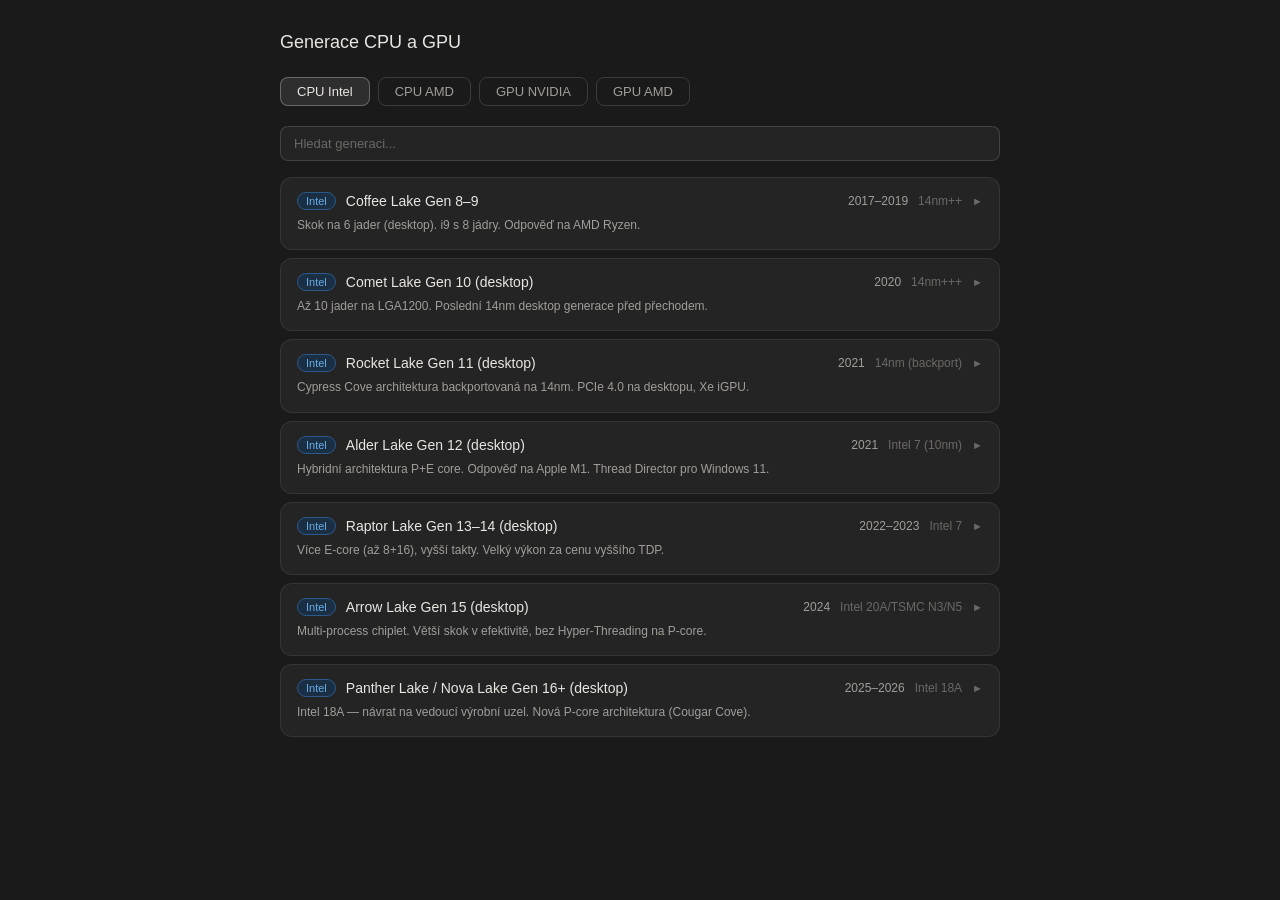
<file: index.html>
<!DOCTYPE html>
<html lang="cs">
<head>
  <meta charset="UTF-8">
  <meta name="viewport" content="width=device-width, initial-scale=1.0">
  <title>Generace CPU a GPU — Intel, AMD, NVIDIA</title>
  <link rel="stylesheet" href="style.css">
  <style>
    .innovations {
      margin-top: 10px;
      padding: 10px 12px;
      background: var(--bg-secondary);
      border-radius: var(--radius-md);
      border-left: 2px solid var(--border-strong);
    }
    .innovations-label {
      font-size: 11px;
      color: var(--text-tertiary);
      margin-bottom: 5px;
      text-transform: uppercase;
      letter-spacing: 0.05em;
    }
    .innovations ul {
      list-style: none;
      padding: 0;
      margin: 0;
      display: flex;
      flex-direction: column;
      gap: 4px;
    }
    .innovations ul li {
      font-size: 12px;
      color: var(--text-secondary);
      line-height: 1.5;
      padding-left: 12px;
      position: relative;
    }
    .innovations ul li::before {
      content: "→";
      position: absolute;
      left: 0;
      color: var(--text-tertiary);
      font-size: 11px;
    }
  </style>
</head>
<body>

<div class="container">
  <h1>Generace CPU a GPU</h1>

  <div class="tabs" id="category-tabs">
    <button class="tab active" onclick="setCategory('cpu_intel', this)">CPU Intel</button>
    <button class="tab" onclick="setCategory('cpu_amd', this)">CPU AMD</button>
    <button class="tab" onclick="setCategory('gpu_nvidia', this)">GPU NVIDIA</button>
    <button class="tab" onclick="setCategory('gpu_amd', this)">GPU AMD</button>
  </div>

  <input class="search" type="text" placeholder="Hledat generaci..." oninput="filterCards(this.value)" id="search-input">

  <div class="gen-list" id="gen-list"></div>
</div>

<script>
const data = {
  cpu_intel: [
    {
      name:"Coffee Lake Gen 8–9", year:"2017–2019", node:"14nm++", badge:"Intel",
      tagline:"Skok na 6 jader (desktop). i9 s 8 jádry. Odpověď na AMD Ryzen.",
      ipc:"+3–5 %", tdp:"15–95W", cores:"2–8",
      tech:["14nm++","6 jader mainstream","Intel Mesh","L3 cache slab"],
      innovations:[
        "6 jader v mainstream segmentu — první Core i7 se 6 jádry pro běžné uživatele, odpověď na Ryzen",
        "i9 třída pro desktop — 8 jader/16 vláken v mainstream socketu LGA1151",
        "Mesh propojení (na HEDT) — škálovatelnější než ring bus pro více jader",
        "Vyšší taktovací frekvence díky 14nm++ optimalizacím — až 5 GHz boost"
      ]
    },
    {
      name:"Comet Lake Gen 10 (desktop)", year:"2020", node:"14nm+++", badge:"Intel",
      tagline:"Až 10 jader na LGA1200. Poslední 14nm desktop generace před přechodem.",
      ipc:"+Mírný vs Coffee Lake", tdp:"35–125W", cores:"2–10",
      tech:["14nm+++","LGA1200","10 jader","DDR4-2933","Wi-Fi 6 (volitelný)"],
      innovations:[
        "10 jader v mainstream segmentu — i9-10900K s 10 jádry/20 vlákny jako přímá odpověď na Ryzen 9",
        "Hyper-Threading na všechna jádra — poprvé i5 a nižší třídy dostaly HT",
        "Boost Clock až 5,3 GHz (Thermal Velocity Boost) — rekordní boost frekvence pro mainstream Intel",
        "LGA1200 — nový socket s více piny pro lepší napájení a správu výkonu"
      ]
    },
    {
      name:"Rocket Lake Gen 11 (desktop)", year:"2021", node:"14nm (backport)", badge:"Intel",
      tagline:"Cypress Cove architektura backportovaná na 14nm. PCIe 4.0 na desktopu, Xe iGPU.",
      ipc:"+19 % vs Comet Lake", tdp:"35–125W", cores:"6–8",
      tech:["Cypress Cove","PCIe 4.0","Xe iGPU","DDR4","Thunderbolt 4"],
      innovations:[
        "PCIe 4.0 pro desktop Intel — konečně podpora PCIe 4.0 pro NVMe SSD na Intel platformě",
        "+19% IPC — backport 10nm architektury Sunny Cove/Willow Cove na 14nm, velký skok v IPC",
        "Xe iGPU (32 EU) — výrazně silnější integrovaná grafika oproti UHD 630",
        "Thunderbolt 4 integrovaný — nativní TB4 bez nutnosti přídavného řadiče"
      ]
    },
    {
      name:"Alder Lake Gen 12 (desktop)", year:"2021", node:"Intel 7 (10nm)", badge:"Intel",
      tagline:"Hybridní architektura P+E core. Odpověď na Apple M1. Thread Director pro Windows 11.",
      ipc:"+19 % P-core", tdp:"9–125W", cores:"až 16 (8P+8E)",
      tech:["P-core (Golden Cove)","E-core (Gracemont)","DDR5","PCIe 5.0","Thread Director"],
      innovations:[
        "Hybridní P+E architektura — kombinace výkonných a úsporných jader inspirovaná ARM big.LITTLE, průlom pro x86",
        "Thread Director — HW jednotka komunikující s OS schedulerem pro optimální přiřazení vláken na správný typ jádra",
        "DDR5 podpora — nový standard s vyšší propustností a on-die ECC",
        "PCIe 5.0 — dvojnásobná rychlost oproti PCIe 4.0 (32 GT/s)",
        "Golden Cove P-core — +19% IPC, větší ROB, lepší branch predictor"
      ]
    },
    {
      name:"Raptor Lake Gen 13–14 (desktop)", year:"2022–2023", node:"Intel 7", badge:"Intel",
      tagline:"Více E-core (až 8+16), vyšší takty. Velký výkon za cenu vyššího TDP.",
      ipc:"+15 % multi-thread", tdp:"9–253W", cores:"až 24 (8P+16E)",
      tech:["Raptor Cove P-core","Gracemont E-core","DDR5-5600","PCIe 5.0"],
      innovations:[
        "Zdvojení E-core počtu (8→16) — masivní nárůst multithreadového výkonu pro workloady s mnoha vlákny",
        "Raptor Cove P-core — vylepšená větev Alder Lake s vyšší taktovací frekvencí (až 6 GHz boost)",
        "Velká L2 cache na P-core (2 MB) — snížení přístupů do pomalejší L3",
        "DDR5-5600 XMP podpora nativně",
        "i9-13900K/14900K — rekordy v single-thread výkonu za cenu až 253W PL2"
      ]
    },
    {
      name:"Arrow Lake Gen 15 (desktop)", year:"2024", node:"Intel 20A/TSMC N3/N5", badge:"Intel",
      tagline:"Multi-process chiplet. Větší skok v efektivitě, bez Hyper-Threading na P-core.",
      ipc:"+14 % ST", tdp:"9–125W", cores:"8P+16E",
      tech:["TSMC N3 P-tiles","NPU","PCIe 5.0","DDR5","bez HT"],
      innovations:[
        "Multi-foundry chiplet — P-core tile na TSMC N3, E-core a SoC tile na TSMC N5/N6, Intel 20A I/O",
        "Odebrání Hyper-Threading z P-core — vědomé rozhodnutí, vlákna přesouvána na E-core",
        "NPU pro desktop — AI inference akcelerace dostupná i ve stolních počítačích",
        "Lion Cove P-core architektura — kompletně přepracovaný out-of-order engine s hlubšími buffery",
        "Výrazně nižší spotřeba při zachování výkonu oproti Raptor Lake"
      ]
    },
    {
      name:"Panther Lake / Nova Lake Gen 16+ (desktop)", year:"2025–2026", node:"Intel 18A", badge:"Intel",
      tagline:"Intel 18A — návrat na vedoucí výrobní uzel. Nová P-core architektura (Cougar Cove).",
      ipc:"Očekávaný velký skok", tdp:"TBD", cores:"TBD",
      tech:["Intel 18A (GAA)","RibbonFET","PowerVia backside power","Cougar Cove"],
      innovations:[
        "Intel 18A s RibbonFET — Gate-All-Around tranzistory, Intel se vrací na konkurenceschopný výrobní uzel",
        "PowerVia (backside power delivery) — napájení vedeno zadní stranou waferu, uvolnění místa pro signálové spoje",
        "Cougar Cove P-core — nová architektura s předpokládaným výrazným IPC skokem",
        "Klíčový test pro Intel — potvrzení, zda Intel Foundry Services může konkurovat TSMC"
      ]
    },
  ],
  cpu_amd: [
    {
      name:"Zen 1 (Ryzen 1000)", year:"2017", node:"14nm (GF)", badge:"AMD",
      tagline:"REVOLUČNÍ comeback. IPC skok +52 % oproti Excavatoru. Ryzen přepisoval trh.",
      ipc:"+52 % vs Excavator", tdp:"15–95W", cores:"4–8",
      tech:["Zen mikroarchitektura","SMT","SenseMI","AM4","DDR4","PCIe 3.0"],
      innovations:[
        "+52% IPC skok — největší mezigenerační skok v historii AMD, kompletně přepracovaná architektura",
        "SMT (Simultaneous Multithreading) — AMD ekvivalent HT, 2 vlákna na jádro",
        "CCX (Core Complex) — modulární 4-core bloky jako stavební kameny pro škálování od 4 do 64 jader (EPYC)",
        "SenseMI — sada prediktivních technologií (Neural Net Prediction, Smart Prefetch, Precision Boost)",
        "AM4 platforma — jednotný socket pro léta dopředu, zákaznicky přívětivý přístup"
      ]
    },
    {
      name:"Zen+ (Ryzen 2000)", year:"2018", node:"12nm (GF)", badge:"AMD",
      tagline:"Shrink a optimalizace. XFR2, Precision Boost 2, nižší latence L3 cache.",
      ipc:"+3 % vs Zen 1", tdp:"15–105W", cores:"4–8",
      tech:["12nm","Precision Boost 2","XFR2","StoreMI"],
      innovations:[
        "Precision Boost 2 — plynulé škálování frekvence podle teplot a zatížení (ne jen skoky po 100 MHz)",
        "XFR2 (Extended Frequency Range 2) — automatické přetaktování při dobrém chlazení bez nutnosti ručního OC",
        "Nižší latence Infinity Fabric — optimalizace propojení CCX bloků, viditelné zejména v hrách",
        "StoreMI — hybridní úložiště kombinující SSD a HDD pro levnější urychlení systému",
        "12nm shrink — lepší taktovatelnost a mírně nižší spotřeba"
      ]
    },
    {
      name:"Zen 2 (Ryzen 3000)", year:"2019", node:"7nm (TSMC)", badge:"AMD",
      tagline:"Přechod na 7nm a chiplet design. PCIe 4.0, 2x L3 cache. Porážka Intel v IPC.",
      ipc:"+15 % vs Zen+", tdp:"15–105W", cores:"6–16",
      tech:["7nm","Chiplet + I/O die","PCIe 4.0","DDR4-3200","2x L3 cache"],
      innovations:[
        "Chiplet design — 7nm compute die + 12nm I/O die, oddělení logiky od analog/IO pro lepší výtěžnost a škálovatelnost",
        "2× větší L3 cache (až 32 MB) — dramaticky nižší cache-miss rate, zejména v herních workloadech",
        "PCIe 4.0 — AMD jako první mainstream CPU s PCIe 4.0, dvojnásobná šířka pásma oproti PCIe 3.0",
        "Překonání Intel v IPC — poprvé od K8 éry AMD vedlo v single-thread výkonu"
      ]
    },
    {
      name:"Zen 3 (Ryzen 5000)", year:"2020", node:"7nm TSMC N7P", badge:"AMD",
      tagline:"Unifikovaný 8-core CCX — všechna jádra vidí celou L3. Porážka Intel v herním výkonu.",
      ipc:"+19 % vs Zen 2", tdp:"15–105W", cores:"6–16",
      tech:["Unified CCX","32MB L3 per CCD","PCIe 4.0","AM4","FCLK 1800MHz"],
      innovations:[
        "Unified CCX — přechod z 2×4-core CCX na 1×8-core CCX, všechna jádra sdílejí 32 MB L3 bez cross-CCX latence",
        "+19% IPC — kombinace vylepšeného frontend, branch predictoru a OoO engine",
        "Vítěz v gaming výkonu — Ryzen 5000 poprvé překonalo Intel i v herním single-thread výkonu",
        "Zen 3 FCLK 1800 MHz — vyšší frekvence Infinity Fabric snižuje latenci paměti",
        "32 MB L3 na CCD — dramaticky větší cache než konkurence Intel"
      ]
    },
    {
      name:"Zen 4 (Ryzen 7000)", year:"2022", node:"5nm TSMC N5", badge:"AMD",
      tagline:"Nová platforma AM5 (LGA), DDR5, PCIe 5.0, integrované RDNA2 iGPU.",
      ipc:"+13 % vs Zen 3", tdp:"35–170W", cores:"6–16",
      tech:["5nm","AM5 LGA1718","DDR5","PCIe 5.0","iGPU RDNA2","AVX-512"],
      innovations:[
        "AM5 LGA1718 — přechod na LGA (jako Intel), první AMD mainstream LGA socket",
        "AVX-512 — Intel to zrušil v Arrow Lake, AMD přidalo — 512-bit vektory pro AI, kryptografii a vědu",
        "RDNA2 iGPU — poprvé integrovaná grafika i v desktop Ryzen (ne APU), každý CPU má základní iGPU",
        "5nm TSMC — velký skok v hustotě a efektivitě, první mainstream CPU na 5nm",
        "Zen 4 + 3D V-Cache (X3D) — vertikální stackování 64 MB L3 cache pro gaming výkon"
      ]
    },
    {
      name:"Zen 5 (Ryzen 9000)", year:"2024", node:"4nm TSMC N4", badge:"AMD",
      tagline:"Přepracovaný frontend, 2x šířka fetch, větší OoO buffery. Velký IPC skok.",
      ipc:"+16 % IPC avg", tdp:"35–170W", cores:"6–16",
      tech:["TSMC N4","Zdvojená šířka frontendu","AVX-512 vylepšení","AM5","DDR5-5600"],
      innovations:[
        "2× wider frontend — zdvojená šířka fetch a decode, CPU zpracuje více instrukcí najednou",
        "Větší OoO buffery — hlubší out-of-order okno pro lepší využití ILP (Instruction Level Parallelism)",
        "Vylepšené AVX-512 — plná 512-bit šířka bez throttlingu frekvence",
        "Zen 5X (3D V-Cache) — stackovaná cache pro extrémní herní výkon na AM5",
        "+16% průměrný IPC skok — největší od Zen 3"
      ]
    },
  ],
  gpu_nvidia: [
    {
      name:"GeForce RTX 20 (Turing)", year:"2018–2019", node:"12nm", badge:"NVIDIA",
      tagline:"RT cores, Tensor cores, DLSS 1.0. Zrození ray tracingu v reálném čase.",
      ipc:"–", tdp:"75–260W", cores:"2176–4608",
      tech:["RT Core","Tensor Core","DLSS 1.0","Mesh Shader","VRS"],
      innovations:[
        "RT Core (1. gen) — dedikovaný hardware pro ray tracing BVH traversal, průlom umožňující RT v reálném čase",
        "Tensor Core (2. gen) — maticové operace pro AI inference, základ DLSS",
        "DLSS 1.0 — první AI upscaling v gaming GPU, natrénovaná neuronová síť místo klasického AA",
        "Mesh Shaders — flexibilnější geometrické shadery nahrazující vertex+hull+geometry pipeline",
        "Variable Rate Shading (VRS) — různá úroveň shadingu pro různé části obrazu, úspora výkonu"
      ]
    },
    {
      name:"GeForce RTX 30 (Ampere)", year:"2020–2021", node:"8nm Samsung", badge:"NVIDIA",
      tagline:"DLSS 2.0 průlom, 2× RT výkon, 2. gen Tensor cores. RTX 3080 dominoval trhu.",
      ipc:"–", tdp:"70–350W", cores:"3584–10496",
      tech:["DLSS 2.0","2. gen RT Core","3. gen Tensor","PCIe 4.0","AV1 decode"],
      innovations:[
        "DLSS 2.0 — generalizovaná síť (jedna pro všechny hry), kvalita srovnatelná s nativním rozlišením",
        "2. gen RT Core — 2× propustnost ray tracingu oproti Turing",
        "Sparse Math Tensor Cores — 2× výkon Tensor operací pro AI",
        "AV1 HW decode — podpora nového otevřeného video kodeku",
        "RTX 3090 24 GB VRAM — umožnilo trénování středně velkých ML modelů na gaming GPU"
      ]
    },
    {
      name:"GeForce RTX 40 (Ada Lovelace)", year:"2022–2023", node:"4nm TSMC", badge:"NVIDIA",
      tagline:"DLSS 3 (Frame Generation), 3. gen RT, Shader Execution Reordering.",
      ipc:"–", tdp:"100–450W", cores:"7680–16384",
      tech:["DLSS 3 Frame Gen","Shader Execution Reordering","4. gen Tensor","3. gen RT","AV1 encode"],
      innovations:[
        "DLSS 3 Frame Generation — AI generuje celé snímky mezi renderovanými framy, 2–4× více FPS",
        "Shader Execution Reordering (SER) — dynamické přeřazování shader operací pro lepší využití GPU při RT",
        "3. gen RT Core — 2× propustnost oproti Ampere, komplexní RT scény v reálném čase",
        "AV1 hardwarové kódování — až 40× rychlejší AV1 encode než CPU, revolucionalizovalo streamování",
        "4nm TSMC — výrazné zlepšení výkon/watt, ale kritika vysoké spotřeby high-end modelů (RTX 4090: 450W)"
      ]
    },
    {
      name:"GeForce RTX 50 (Blackwell)", year:"2025", node:"4nm TSMC N4P", badge:"NVIDIA",
      tagline:"DLSS 4 Multi Frame Gen, 5. gen Tensor, Neural Rendering. Obří výkonnostní skok.",
      ipc:"–", tdp:"150–600W", cores:"10752–21760",
      tech:["DLSS 4 Multi Frame Gen","Neural Shaders","5. gen Tensor","4. gen RT","GB202"],
      innovations:[
        "DLSS 4 Multi Frame Generation — generování 3 AI snímků na každý renderovaný, až 8× nárůst FPS",
        "Neural Rendering — shadery mohou volat neuronové sítě přímo v průběhu renderingu (Neural Texture Compression, Neural Faces)",
        "5. gen Tensor Cores — FP4 a FP6 přesnost, masivní AI throughput pro real-time inference v hrách",
        "4. gen RT Core — výrazné zlepšení path tracing výkonu",
        "GB202 — největší spotřeba GPU v historii (RTX 5090: až 600W), ale rekordní výkon"
      ]
    },
  ],
  gpu_amd: [
    {
      name:"RX 5000 (RDNA 1)", year:"2019", node:"7nm TSMC", badge:"AMD",
      tagline:"Nová RDNA architektura, +50 % výkon/watt vs GCN. PCIe 4.0, GDDR6.",
      ipc:"+25 % IPC", tdp:"80–225W", cores:"1024–2560",
      tech:["RDNA 1.0","PCIe 4.0","GDDR6","NAVI čip","Radeon Image Sharpening"],
      innovations:[
        "RDNA architektura — kompletní náhrada GCN, dual-issue CU, +50% výkon/watt, lepší IPC",
        "PCIe 4.0 — AMD jako první GPU s PCIe 4.0 (spolu s Zen 2 CPU), 2× šířka pásma",
        "GDDR6 — nový standard paměti s 14 Gb/s přenosovou rychlostí",
        "Radeon Image Sharpening (RIS) — AMD předchůdce upscalingu, nízká latence a overhead",
        "7nm přechod — AMD GPU na vedoucím výrobním uzlu TSMC"
      ]
    },
    {
      name:"RX 6000 (RDNA 2)", year:"2020", node:"7nm TSMC", badge:"AMD",
      tagline:"HW Ray Tracing, Infinity Cache (128MB), RX 6900 XT porazilo RTX 3080.",
      ipc:"+26 % IPC", tdp:"100–300W", cores:"1792–5120",
      tech:["RDNA 2","HW Ray Tracing","Infinity Cache","Smart Access Memory","FidelityFX SR 1.0"],
      innovations:[
        "Infinity Cache (128 MB) — velká on-die SRAM cache pro dramatické zvýšení efektivní paměťové šířky pásma",
        "Hardware Ray Tracing — AMD první GPU s HW RT akcelerací, konkurenceschopná s NVIDIA RT Core",
        "Smart Access Memory (SAM) / Resizable BAR — CPU může přistupovat k celé VRAM GPU, FPS boost v hrách",
        "FidelityFX Super Resolution 1.0 — open-source prostorový upscaling bez AI, funguje na libovolném GPU",
        "RX 6800 XT / 6900 XT — po letech AMD opět kompetitivní v high-end segmentu"
      ]
    },
    {
      name:"RX 7000 (RDNA 3)", year:"2022", node:"5nm+6nm (chiplet)", badge:"AMD",
      tagline:"První chiplet GPU design (compute 5nm + cache 6nm). AI akcelerace, AV1 encode.",
      ipc:"+54 % perf/W", tdp:"54–355W", cores:"2048–6144",
      tech:["Chiplet GPU","RDNA 3","5nm+6nm","AI ACC","FSR 3","AV1 encode"],
      innovations:[
        "První chiplet GPU — Compute Die na 5nm TSMC + Memory Cache Die na 6nm, průlom v GPU výrobě",
        "AI Accelerators — dedikované AI výpočetní bloky pro ML inference přímo v GPU",
        "FSR 3 (FidelityFX Super Resolution 3) — frame generation jako DLSS 3, ale open source a multiplatformní",
        "AV1 hardwarové kódování — konkurence NVIDIA pro streamování a video produkci",
        "+54% výkon/watt oproti RDNA 2 — dramatické zlepšení efektivity"
      ]
    },
    {
      name:"RX 9000 (RDNA 4)", year:"2025", node:"4nm TSMC N4P", badge:"AMD",
      tagline:"Masivní RT skok (2x), AI akcelerace, FSR 4 s ML upscalingem. RX 9070 XT vs RTX 5070.",
      ipc:"+35–40 % RT", tdp:"150–304W", cores:"3072–4096",
      tech:["RDNA 4","4nm TSMC","2x RT perf","AI Shaders","FSR 4 ML","DisplayPort 2.1"],
      innovations:[
        "2× Ray Tracing výkon — RDNA 4 dramaticky zlepšuje RT výkon, konečně konkurenceschopné s NVIDIA",
        "FSR 4 s machine learning — první AMD upscaler s neuronovou sítí (ML), výrazně lepší kvalita obrazu",
        "AI Shaders — shadery mohou volat ML modely přímo v rendering pipeline",
        "DisplayPort 2.1 UHBR 20 — podpora 16K nebo 4K@240Hz HDR",
        "RX 9070 XT vs RTX 5070 — AMD výrazně lepší poměr cena/výkon v mid-high segmentu (2025)"
      ]
    },
  ]
};

let currentCategory = 'cpu_intel';
let expanded = null;

function setCategory(cat, btn) {
  currentCategory = cat;
  expanded = null;
  document.querySelectorAll('.tab').forEach(t => t.classList.remove('active'));
  btn.classList.add('active');
  document.getElementById('search-input').value = '';
  render();
}

function filterCards(query) {
  render(query);
}

function toggle(idx) {
  expanded = expanded === idx ? null : idx;
  render(document.getElementById('search-input').value);
}

function render(query = '') {
  const list = document.getElementById('gen-list');
  const items = data[currentCategory];
  const q = query.toLowerCase();
  const filtered = items.filter(d =>
    !q || d.name.toLowerCase().includes(q) || d.tech.some(t => t.toLowerCase().includes(q)) || d.tagline.toLowerCase().includes(q)
  );
  const badgeClass = currentCategory.includes('intel') ? 'intel-badge' : currentCategory.includes('nvidia') ? 'nvidia-badge' : 'amd-badge';

  list.innerHTML = filtered.map((d) => {
    const realIdx = items.indexOf(d);
    const isExp = expanded === realIdx;
    return `<div class="gen-card${isExp ? ' expanded' : ''}" onclick="toggle(${realIdx})">
      <div class="gen-header">
        <span class="gen-badge ${badgeClass}">${d.badge}</span>
        <span class="gen-name">${d.name}</span>
        <span class="gen-year">${d.year}</span>
        <span class="gen-node">${d.node}</span>
        <span class="arrow">&#9658;</span>
      </div>
      <div class="gen-tagline">${d.tagline}</div>
      ${isExp ? `<div class="gen-detail">
        <div class="detail-grid">
          <div class="detail-item"><div class="detail-label">IPC / výkon</div><div class="detail-val">${d.ipc}</div></div>
          <div class="detail-item"><div class="detail-label">TDP</div><div class="detail-val">${d.tdp}</div></div>
          <div class="detail-item"><div class="detail-label">Jádra / jednotky</div><div class="detail-val">${d.cores}</div></div>
          <div class="detail-item"><div class="detail-label">Výrobní uzel</div><div class="detail-val">${d.node}</div></div>
        </div>
        <div class="innovations">
          <div class="innovations-label">Co tato generace přinesla</div>
          <ul>${d.innovations.map(i => `<li>${i}</li>`).join('')}</ul>
        </div>
        <div class="tech-tags">${d.tech.map(t => `<span class="tech-tag">${t}</span>`).join('')}</div>
      </div>` : ''}
    </div>`;
  }).join('');
}

render();
</script>

</body>
</html>
</file>
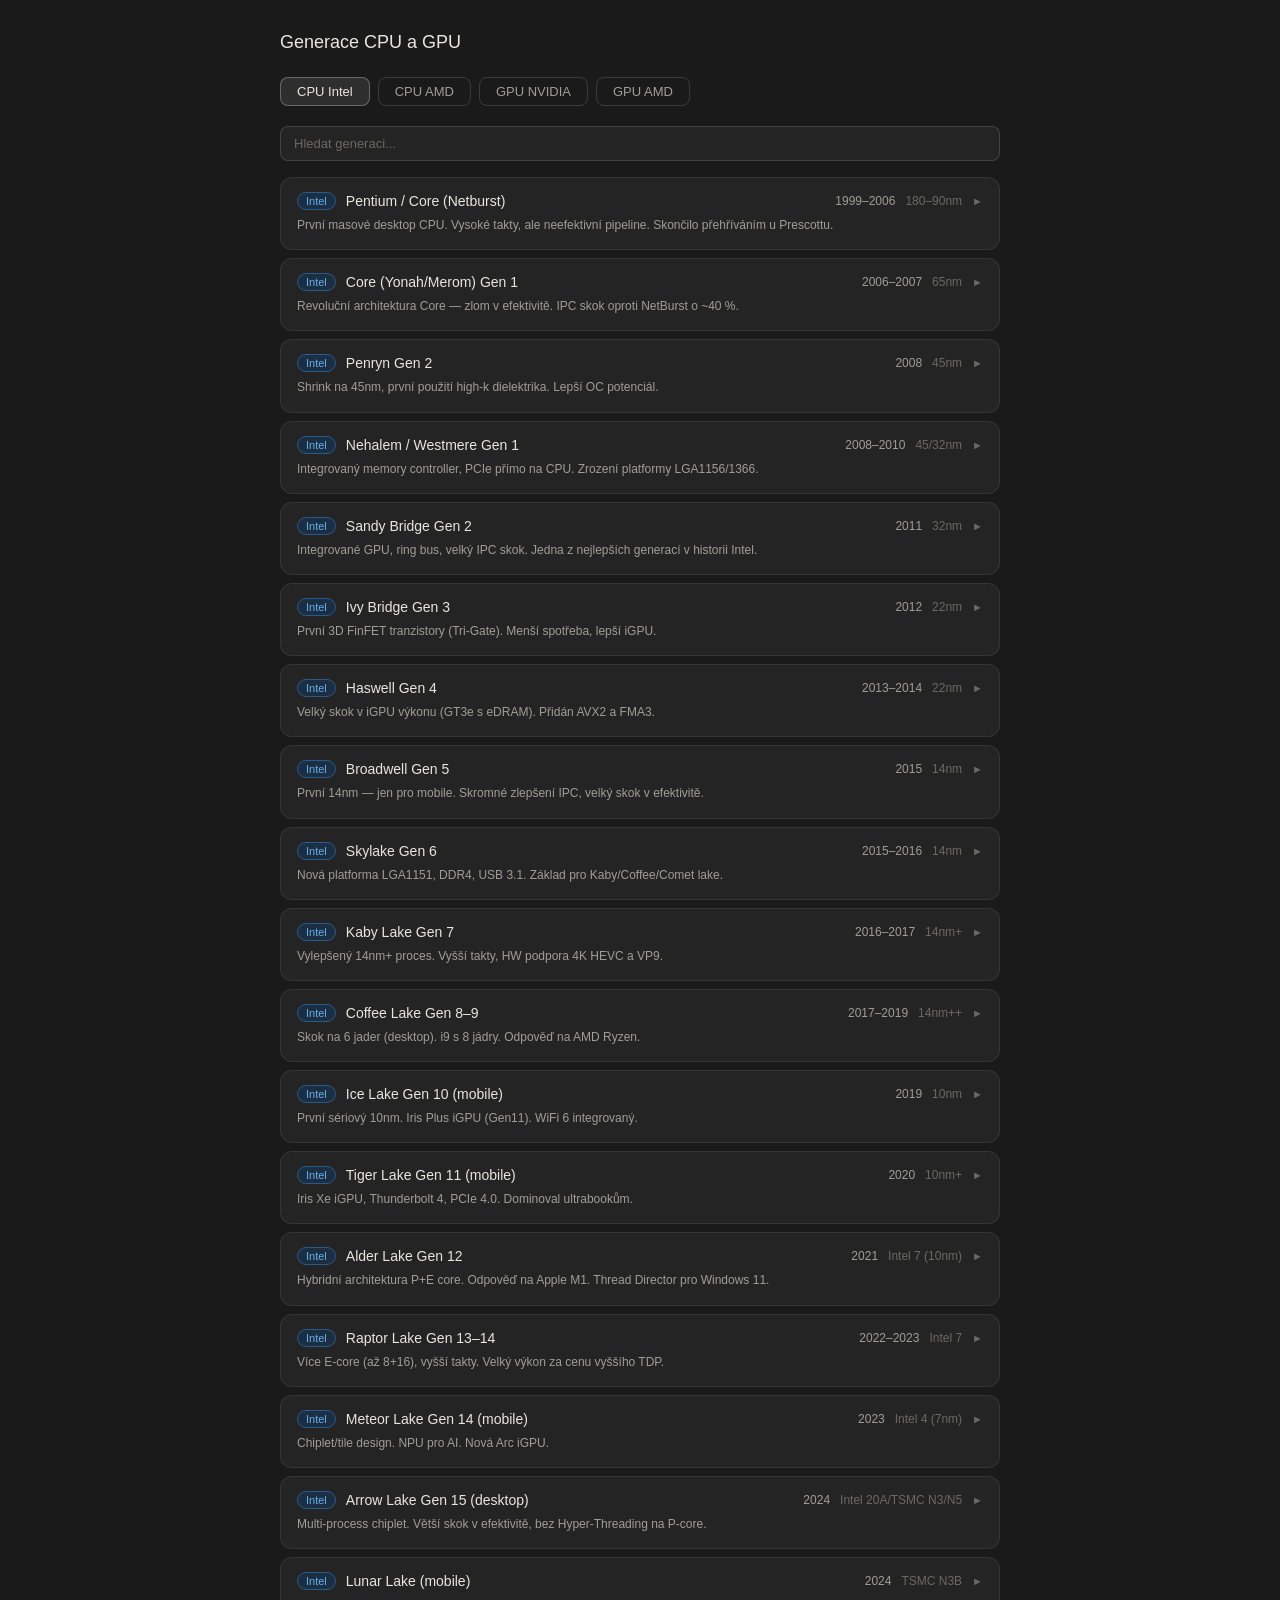
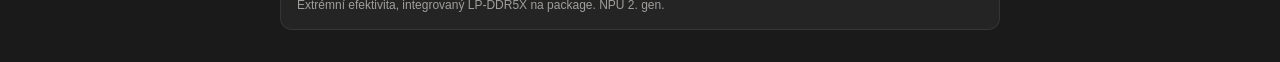
<file: cpu-gpu-list.html>
<!DOCTYPE html>
<html lang="cs">
<head>
  <meta charset="UTF-8">
  <meta name="viewport" content="width=device-width, initial-scale=1.0">
  <title>Generace CPU a GPU — Intel, AMD, NVIDIA</title>
  <link rel="stylesheet" href="cpu-gpu-list.css">
</head>
<body>

<div class="container">
  <h1>Generace CPU a GPU</h1>

  <div class="tabs" id="category-tabs">
    <button class="tab active" onclick="setCategory('cpu_intel', this)">CPU Intel</button>
    <button class="tab" onclick="setCategory('cpu_amd', this)">CPU AMD</button>
    <button class="tab" onclick="setCategory('gpu_nvidia', this)">GPU NVIDIA</button>
    <button class="tab" onclick="setCategory('gpu_amd', this)">GPU AMD</button>
  </div>

  <input class="search" type="text" placeholder="Hledat generaci..." oninput="filterCards(this.value)" id="search-input">

  <div class="gen-list" id="gen-list"></div>
</div>

<script>
const data = {
  cpu_intel: [
    { name:"Pentium / Core (Netburst)", year:"1999–2006", node:"180–90nm", badge:"Intel", tagline:"První masové desktop CPU. Vysoké takty, ale neefektivní pipeline. Skončilo přehříváním u Prescottu.", ipc:"Nízké", tdp:"25–130W", cores:"1", tech:["Hyper-Threading","NetBurst","SSE2","64-bit EM64T"] },
    { name:"Core (Yonah/Merom) Gen 1", year:"2006–2007", node:"65nm", badge:"Intel", tagline:"Revoluční architektura Core — zlom v efektivitě. IPC skok oproti NetBurst o ~40 %.", ipc:"Střední", tdp:"35–65W", cores:"2", tech:["Core mikroarchitektura","SSE3","VT-x","64-bit"] },
    { name:"Penryn Gen 2", year:"2008", node:"45nm", badge:"Intel", tagline:"Shrink na 45nm, první použití high-k dielektrika. Lepší OC potenciál.", ipc:"Střední+", tdp:"25–65W", cores:"2–4", tech:["High-k metal gate","SSE4.1","Hafnium gate"] },
    { name:"Nehalem / Westmere Gen 1", year:"2008–2010", node:"45/32nm", badge:"Intel", tagline:"Integrovaný memory controller, PCIe přímo na CPU. Zrození platformy LGA1156/1366.", ipc:"Vysoké", tdp:"45–130W", cores:"2–6", tech:["IMC","HyperThreading","QuickPath","Turbo Boost 1.0","SSE4.2"] },
    { name:"Sandy Bridge Gen 2", year:"2011", node:"32nm", badge:"Intel", tagline:"Integrované GPU, ring bus, velký IPC skok. Jedna z nejlepších generací v historii Intel.", ipc:"Velmi vysoké", tdp:"35–95W", cores:"2–6", tech:["Ring Bus","Intel HD Graphics","AVX","Turbo Boost 2.0","Quick Sync"] },
    { name:"Ivy Bridge Gen 3", year:"2012", node:"22nm", badge:"Intel", tagline:"První 3D FinFET tranzistory (Tri-Gate). Menší spotřeba, lepší iGPU.", ipc:"Velmi vysoké", tdp:"35–77W", cores:"2–4", tech:["FinFET Tri-Gate","PCIe 3.0","DX11 iGPU","USB 3.0"] },
    { name:"Haswell Gen 4", year:"2013–2014", node:"22nm", badge:"Intel", tagline:"Velký skok v iGPU výkonu (GT3e s eDRAM). Přidán AVX2 a FMA3.", ipc:"Velmi vysoké+", tdp:"15–84W", cores:"2–4", tech:["AVX2","FMA3","Iris Pro (eDRAM)","Transactional memory","VT-d"] },
    { name:"Broadwell Gen 5", year:"2015", node:"14nm", badge:"Intel", tagline:"První 14nm — jen pro mobile. Skromné zlepšení IPC, velký skok v efektivitě.", ipc:"Velmi vysoké+", tdp:"7,5–65W", cores:"2–4", tech:["14nm","eDRAM L4","Iris Pro 6200"] },
    { name:"Skylake Gen 6", year:"2015–2016", node:"14nm", badge:"Intel", tagline:"Nová platforma LGA1151, DDR4, USB 3.1. Základ pro Kaby/Coffee/Comet lake.", ipc:"+5 % vs Broadwell", tdp:"15–91W", cores:"2–4", tech:["DDR4","USB 3.1","Thunderbolt 3","Speed Shift","SGX"] },
    { name:"Kaby Lake Gen 7", year:"2016–2017", node:"14nm+", badge:"Intel", tagline:"Vylepšený 14nm+ proces. Vyšší takty, HW podpora 4K HEVC a VP9.", ipc:"+5 % vs Skylake", tdp:"15–91W", cores:"2–4", tech:["14nm+","Optane Memory","HEVC 10-bit HW","Speed Shift 2.0"] },
    { name:"Coffee Lake Gen 8–9", year:"2017–2019", node:"14nm++", badge:"Intel", tagline:"Skok na 6 jader (desktop). i9 s 8 jádry. Odpověď na AMD Ryzen.", ipc:"+3–5 %", tdp:"15–95W", cores:"2–8", tech:["14nm++","6 jader mainstream","Intel Mesh","L3 cache slab"] },
    { name:"Ice Lake Gen 10 (mobile)", year:"2019", node:"10nm", badge:"Intel", tagline:"První sériový 10nm. Iris Plus iGPU (Gen11). WiFi 6 integrovaný.", ipc:"+18 % IPC (Sunny Cove)", tdp:"9–28W", cores:"2–4", tech:["Sunny Cove","Gen11 iGPU","WiFi 6","Thunderbolt 3","DL Boost"] },
    { name:"Tiger Lake Gen 11 (mobile)", year:"2020", node:"10nm+", badge:"Intel", tagline:"Iris Xe iGPU, Thunderbolt 4, PCIe 4.0. Dominoval ultrabookům.", ipc:"+19 % (Willow Cove)", tdp:"7–28W", cores:"2–4", tech:["Willow Cove","Iris Xe","PCIe 4.0","TB4","LP DDR5"] },
    { name:"Alder Lake Gen 12", year:"2021", node:"Intel 7 (10nm)", badge:"Intel", tagline:"Hybridní architektura P+E core. Odpověď na Apple M1. Thread Director pro Windows 11.", ipc:"+19 % P-core", tdp:"9–125W", cores:"až 16 (8P+8E)", tech:["P-core (Golden Cove)","E-core (Gracemont)","DDR5","PCIe 5.0","Thread Director"] },
    { name:"Raptor Lake Gen 13–14", year:"2022–2023", node:"Intel 7", badge:"Intel", tagline:"Více E-core (až 8+16), vyšší takty. Velký výkon za cenu vyššího TDP.", ipc:"+15 % multi-thread", tdp:"9–253W", cores:"až 24 (8P+16E)", tech:["Raptor Cove P-core","Gracemont E-core","DDR5-5600","PCIe 5.0"] },
    { name:"Meteor Lake Gen 14 (mobile)", year:"2023", node:"Intel 4 (7nm)", badge:"Intel", tagline:"Chiplet/tile design. NPU pro AI. Nová Arc iGPU.", ipc:"Mírný skok", tdp:"9–28W", cores:"4–6 P+8 E", tech:["Intel 4 (EUV)","Tiled architecture","NPU (AI)","Arc Xe-LPG iGPU","LP E5"] },
    { name:"Arrow Lake Gen 15 (desktop)", year:"2024", node:"Intel 20A/TSMC N3/N5", badge:"Intel", tagline:"Multi-process chiplet. Větší skok v efektivitě, bez Hyper-Threading na P-core.", ipc:"+14 % ST", tdp:"9–125W", cores:"8P+16E", tech:["TSMC N3 P-tiles","NPU","PCIe 5.0","DDR5","bez HT"] },
    { name:"Lunar Lake (mobile)", year:"2024", node:"TSMC N3B", badge:"Intel", tagline:"Extrémní efektivita, integrovaný LP-DDR5X na package. NPU 2. gen.", ipc:"Srovnatelný Apple M3", tdp:"8–17W", cores:"4P+4E", tech:["TSMC N3B","48 TOPS NPU","Arc 8-core iGPU","on-package RAM"] },
  ],
  cpu_amd: [
    { name:"K5 / K6", year:"1996–1999", node:"350–250nm", badge:"AMD", tagline:"AMD vs Intel Pentium. K6-2 přidal 3DNow! SIMD instrukce.", ipc:"Podobné Pentium", tdp:"7–20W", cores:"1", tech:["3DNow!","x86","Socket 7/Super7"] },
    { name:"Athlon / Thunderbird", year:"1999–2001", node:"250–180nm", badge:"AMD", tagline:"Historický zlom — AMD porazilo Intel ve výkonu. 1 GHz jako první.", ipc:"Vyšší než P3", tdp:"40–72W", cores:"1", tech:["EV6 bus","FPU","200/266MHz FSB"] },
    { name:"Athlon 64 / FX (K8)", year:"2003–2006", node:"130–90nm", badge:"AMD", tagline:"AMD jako první s 64-bit x86-64 (AMD64). Integrovaný memory controller.", ipc:"Vyšší než P4", tdp:"62–110W", cores:"1–2", tech:["AMD64 (x86-64)","HyperTransport","NX bit","IMC","SSE2"] },
    { name:"Phenom / Phenom II (K10)", year:"2007–2012", node:"65–45nm", badge:"AMD", tagline:"První nativní quad-core. Phenom II byl kompetitivní s Core 2 Quad.", ipc:"Mírně pod Core 2", tdp:"65–140W", cores:"2–6", tech:["HyperTransport 3","AM2+/AM3","DDR3","SSE4a"] },
    { name:"Bulldozer / Piledriver (FX)", year:"2011–2014", node:"32nm", badge:"AMD", tagline:"Nová modulová architektura — 2 jádra sdílí FPU. Kontroverzní design, nižší IPC.", ipc:"Nižší než Sandy Bridge", tdp:"65–220W", cores:"4–8", tech:["Modul 2+1FPU","CMT","FMA4","XOP","AM3+"] },
    { name:"Excavator / Carrizo (APU)", year:"2015–2016", node:"28nm", badge:"AMD", tagline:"Poslední Bulldozer odvětvení. Lepší efektivita, silné iGPU (GCN).", ipc:"Střední", tdp:"15–65W", cores:"2–4", tech:["GCN iGPU","DDR4 (APU)","HSA","FP4 socket"] },
    { name:"Zen 1 (Ryzen 1000)", year:"2017", node:"14nm (GF)", badge:"AMD", tagline:"REVOLUČNÍ comeback. IPC skok +52 % oproti Excavatoru. Ryzen přepisoval trh.", ipc:"+52 % vs Excavator", tdp:"15–95W", cores:"4–8 (16 EPYC)", tech:["Zen mikroarchitektura","SMT","SenseMI","AM4","DDR4","PCIe 3.0"] },
    { name:"Zen+ (Ryzen 2000)", year:"2018", node:"12nm (GF)", badge:"AMD", tagline:"Shrink a optimalizace. XFR2, Precision Boost 2, nižší latence L3 cache.", ipc:"+3 % vs Zen 1", tdp:"15–105W", cores:"4–8", tech:["12nm","Precision Boost 2","XFR2","StoreMI"] },
    { name:"Zen 2 (Ryzen 3000)", year:"2019", node:"7nm (TSMC)", badge:"AMD", tagline:"Přechod na 7nm a chiplet design. PCIe 4.0, 2x L3 cache. Porážka Intel v IPC.", ipc:"+15 % vs Zen+", tdp:"15–105W", cores:"6–16 (64 EPYC)", tech:["7nm","Chiplet + I/O die","PCIe 4.0","DDR4-3200","2x L3 cache"] },
    { name:"Zen 3 (Ryzen 5000)", year:"2020", node:"7nm TSMC N7P", badge:"AMD", tagline:"Unifikovaný 8-core CCX — všechna jádra vidí celou L3. Porážka Intel v herním výkonu.", ipc:"+19 % vs Zen 2", tdp:"15–105W", cores:"6–16", tech:["Unified CCX","32MB L3 per CCD","PCIe 4.0","AM4","FCLK 1800MHz"] },
    { name:"Zen 4 (Ryzen 7000)", year:"2022", node:"5nm TSMC N5", badge:"AMD", tagline:"Nová platforma AM5 (LGA), DDR5, PCIe 5.0, integrované RDNA2 iGPU.", ipc:"+13 % vs Zen 3", tdp:"35–170W", cores:"6–16 (96 EPYC)", tech:["5nm","AM5 LGA1718","DDR5","PCIe 5.0","iGPU RDNA2","AVX-512"] },
    { name:"Zen 4c (Ryzen/EPYC)", year:"2023", node:"4nm TSMC", badge:"AMD", tagline:"Kompaktní Zen 4 jádra — 3x hustota. Primárně pro server a efektivní segmenty.", ipc:"=Zen 4", tdp:"Nižší", cores:"až 128 (EPYC)", tech:["Dense core","3x vyšší hustota","Genoa-X 3D V-cache"] },
    { name:"Zen 5 (Ryzen 9000)", year:"2024", node:"4nm TSMC N4", badge:"AMD", tagline:"Přepracovaný frontend, 2x šířka fetch, větší OoO buffery. Velký IPC skok.", ipc:"+16 % IPC avg", tdp:"35–170W", cores:"6–16", tech:["TSMC N4","Zdvojená šířka frontendu","AVX-512 vylepšení","AM5","DDR5-5600"] },
  ],
  gpu_nvidia: [
    { name:"GeForce 256 / GeForce 2", year:"1999–2001", node:"220nm", badge:"NVIDIA", tagline:"Vynález T&L hardware (Transformation & Lighting). Vznik pojmu GPU.", ipc:"–", tdp:"15–30W", cores:"–", tech:["Hardware T&L","32-bit barvy","HDTV výstup"] },
    { name:"GeForce 3 / 4 Ti (NV20/25)", year:"2001–2002", node:"150nm", badge:"NVIDIA", tagline:"První programovatelné shadery (Vertex/Pixel shader 1.x). DirectX 8.", ipc:"–", tdp:"40–60W", cores:"–", tech:["Vertex Shader 1.1","Pixel Shader 1.4","DX8","MSAA"] },
    { name:"GeForce 5 (FX, NV30)", year:"2003", node:"130nm", badge:"NVIDIA", tagline:"Zklamání generace. Přehřívání, složitý shader engine. Konkurence ATI Radeon 9700 vítězila.", ipc:"–", tdp:"70–80W", cores:"–", tech:["Pixel Shader 2.0a","CineFX engine","128-bit barvy"] },
    { name:"GeForce 6 / 7 (NV40/G70)", year:"2004–2006", node:"130–90nm", badge:"NVIDIA", tagline:"Silná generace. SLI návrat, HDR, PureVideo HW dekódování. G70 = GTX 7800.", ipc:"–", tdp:"60–110W", cores:"–", tech:["SM 3.0","SLI","PureVideo","Shader Model 3.0","HDR"] },
    { name:"GeForce 8 / 9 (Tesla/G80)", year:"2006–2008", node:"90–65nm", badge:"NVIDIA", tagline:"REVOLUCIONÁLNÍ! Unified shader model, CUDA, DX10. G80 přepsal GPU architektury.", ipc:"–", tdp:"100–175W", cores:"128–128", tech:["Unified Shaders","CUDA","DirectX 10","GPGPU","PhysX"] },
    { name:"GeForce GTX 200 (GT200)", year:"2008–2009", node:"65nm", badge:"NVIDIA", tagline:"Více shader procesorů, double precision FP64. Masivní čip (754mm²).", ipc:"–", tdp:"150–236W", cores:"240", tech:["240 CUDA cores","FP64","PhysX","3D Vision"] },
    { name:"GeForce GTX 400/500 (Fermi)", year:"2010–2011", node:"40nm", badge:"NVIDIA", tagline:"CUDA 2.0, ECC paměť, L2 cache, OpenCL. Výpočetní GPU éra. Ale vysoký TDP.", ipc:"–", tdp:"150–244W", cores:"512", tech:["CUDA 2.0","L1/L2 cache","ECC","OpenCL 1.1","Tessellation"] },
    { name:"GeForce GTX 600/700 (Kepler)", year:"2012–2013", node:"28nm", badge:"NVIDIA", tagline:"GPU Boost, TXAA, FXAA. Efektivní architektura. GTX 680 dominovalo trhu.", ipc:"–", tdp:"150–250W", cores:"1536–2880", tech:["GPU Boost","TXAA","FXAA","GeForce Experience","CUDA 3.0"] },
    { name:"GeForce GTX 900 (Maxwell)", year:"2014–2015", node:"28nm", badge:"NVIDIA", tagline:"Výrazně lepší efektivita. VXGI (voxel GI), MFAA. GTX 980 Ti exceloval.", ipc:"–", tdp:"120–250W", cores:"2048–3072", tech:["Maxwell arch","MFAA","VXAO","DSR","GameWorks"] },
    { name:"GeForce GTX 1000 (Pascal)", year:"2016–2017", node:"16nm FinFET", badge:"NVIDIA", tagline:"Skok na 16nm. GTX 1080 Ti legendární. HBM2 na P100, GDDR5X pro spotřební. Ansel.", ipc:"–", tdp:"75–250W", cores:"1280–3840", tech:["16nm FinFET","NVLink","FP16","Ansel","ShadowPlay","DX12"] },
    { name:"GeForce RTX 2000 (Turing)", year:"2018", node:"12nm NFF", badge:"NVIDIA", tagline:"HW Ray Tracing, Tensor cores (DLSS 1.0). První RT GPU. Drahé, DLSS 1.0 průměrné.", ipc:"–", tdp:"75–260W", cores:"1920–4352", tech:["RT Cores","Tensor Cores","DLSS 1.0","Mesh Shaders","VRS"] },
    { name:"GeForce RTX 3000 (Ampere)", year:"2020", node:"Samsung 8nm", badge:"NVIDIA", tagline:"DLSS 2.0 (skvělé), 2x RT výkon, GDDR6X. RTX 3080/3090 dominantní generace.", ipc:"–", tdp:"80–350W", cores:"3584–10496", tech:["2x RT","DLSS 2.0","GDDR6X","AV1 encode","Resizable BAR","PCIe 4.0"] },
    { name:"GeForce RTX 4000 (Ada Lovelace)", year:"2022", node:"TSMC 4nm", badge:"NVIDIA", tagline:"DLSS 3 Frame Generation, 4x RT vs Ampere. RTX 4090 rekordní výkon. Vysoké ceny.", ipc:"–", tdp:"70–450W", cores:"3840–16384", tech:["DLSS 3 Frame Gen","4nm TSMC","AV1 encode/decode","Shader Execution Reorder","DLSS 3.5 Ray Recon"] },
    { name:"GeForce RTX 5000 (Blackwell)", year:"2025", node:"TSMC 4nm N4P", badge:"NVIDIA", tagline:"DLSS 4 Multi Frame Gen (až 8x frames!), GB202 obří čip, GDDR7. Nová MFG éra.", ipc:"–", tdp:"250–600W", cores:"7680–21760", tech:["DLSS 4 Multi Frame Gen","GDDR7","Transformer AI model DLSS","GB202 chip","PCIe 5.0"] },
  ],
  gpu_amd: [
    { name:"Radeon R100/R200 (2000–2002)", year:"2000–2002", node:"180nm", badge:"AMD", tagline:"HyperZ, komprese hloubky. R200 přinesl Pixel Shader 1.4.", ipc:"–", tdp:"20–40W", cores:"–", tech:["HyperZ","Pixel Shader 1.4","Truform","FSAA"] },
    { name:"Radeon R300/R400 (9700–X800)", year:"2002–2005", node:"150–110nm", badge:"AMD", tagline:"R300 (Radeon 9700 Pro) historicky porazilo GeForce 4 Ti. Shader Model 2.0.", ipc:"–", tdp:"55–80W", cores:"–", tech:["SM 2.0","SMARTSHADER","SMOOTHVISION","HyperZ III"] },
    { name:"Radeon X1000 (R500)", year:"2005–2007", node:"90nm", badge:"AMD", tagline:"SM 3.0, Shader Model 3.0. Kompetitivní s GeForce 7.", ipc:"–", tdp:"80–110W", cores:"–", tech:["Shader Model 3.0","AVIVO (video)","CrossFire","HDR"] },
    { name:"Radeon HD 2000–4000 (TeraScale)", year:"2007–2009", node:"65–55nm", badge:"AMD", tagline:"Unified shader architektura, DirectX 10/10.1. HD 4870 velmi dobré poměr cena/výkon.", ipc:"–", tdp:"75–160W", cores:"320–1600", tech:["Unified Shaders","DX10.1","UVD (HW video)","CrossFireX","GDDR5"] },
    { name:"Radeon HD 5000–6000 (TeraScale 2/3)", year:"2009–2011", node:"40nm", badge:"AMD", tagline:"HD 5870 první DX11 GPU na trhu. Eyefinity (až 6 monitorů). HDMI 1.4a.", ipc:"–", tdp:"27–228W", cores:"800–1536", tech:["DX11 jako první","Eyefinity","OpenCL 1.1","HW Tessellation"] },
    { name:"Radeon HD 7000 (GCN 1.0)", year:"2011–2012", node:"28nm", badge:"AMD", tagline:"Nová GCN architektura – masivní GPGPU schopnosti. HD 7970 dominovalo.", ipc:"–", tdp:"100–250W", cores:"1024–2048", tech:["GCN architekt.","Compute queues","AMD APP","PCI-E 3.0","ZeroCore"] },
    { name:"Radeon R9 200/300 (GCN 2/3)", year:"2013–2015", node:"28nm", badge:"AMD", tagline:"Mantle API (předchůdce Vulkanu/DX12), TrueAudio, FreeSync.", ipc:"–", tdp:"95–275W", cores:"1024–4096", tech:["Mantle API","TrueAudio","FreeSync","DX11.2","GCN 2/3"] },
    { name:"RX 400/500 (Polaris, GCN 4)", year:"2016–2017", node:"14nm", badge:"AMD", tagline:"14nm přineslo velký efektivitní skok. RX 480 skvělý mainstream výkon.", ipc:"–", tdp:"75–185W", cores:"896–2304", tech:["14nm FinFET","DX12","Vulkan","HDMI 2.0","FreeSync 2"] },
    { name:"RX Vega (GCN 5)", year:"2017–2018", node:"14nm", badge:"AMD", tagline:"HBM2 paměť, NCU (Next Compute Unit). Vega 64 konkurovala GTX 1080.", ipc:"–", tdp:"150–295W", cores:"2048–4096", tech:["HBM2","NCU","Rapid Packed Math","FP16","ROCm"] },
    { name:"RX 5000 (RDNA 1)", year:"2019", node:"7nm TSMC", badge:"AMD", tagline:"Nová RDNA architektura, +50 % výkon/watt vs GCN. PCIe 4.0, GDDR6.", ipc:"+25 % IPC", tdp:"80–225W", cores:"1024–2560", tech:["RDNA 1.0","PCIe 4.0","GDDR6","NAVI čip","Radeon Image Sharpening"] },
    { name:"RX 6000 (RDNA 2)", year:"2020", node:"7nm TSMC", badge:"AMD", tagline:"HW Ray Tracing, Infinity Cache (128MB), RX 6900 XT porazilo RTX 3080.", ipc:"+26 % IPC", tdp:"100–300W", cores:"1792–5120", tech:["RDNA 2","HW Ray Tracing","Infinity Cache","Smart Access Memory","FidelityFX SR 1.0"] },
    { name:"RX 7000 (RDNA 3)", year:"2022", node:"5nm+6nm (chiplet)", badge:"AMD", tagline:"První chiplet GPU design (compute 5nm + cache 6nm). AI akcelerace, AV1 encode.", ipc:"+54 % perf/W", tdp:"54–355W", cores:"2048–6144", tech:["Chiplet GPU","RDNA 3","5nm+6nm","AI ACC","FSR 3","AV1 encode"] },
    { name:"RX 9000 (RDNA 4)", year:"2025", node:"4nm TSMC N4P", badge:"AMD", tagline:"Masivní RT skok (2x), AI akcelerace, FSR 4 s ML upscalingem. RX 9070 XT vs RTX 5070.", ipc:"+35–40 % RT", tdp:"150–304W", cores:"3072–4096", tech:["RDNA 4","4nm TSMC","2x RT perf","AI Shaders","FSR 4 ML","DisplayPort 2.1"] },
  ]
};

let currentCategory = 'cpu_intel';
let expanded = null;

function setCategory(cat, btn) {
  currentCategory = cat;
  expanded = null;
  document.querySelectorAll('.tab').forEach(t => t.classList.remove('active'));
  btn.classList.add('active');
  document.getElementById('search-input').value = '';
  render();
}

function filterCards(query) {
  render(query);
}

function toggle(idx) {
  expanded = expanded === idx ? null : idx;
  render(document.getElementById('search-input').value);
}

function render(query = '') {
  const list = document.getElementById('gen-list');
  const items = data[currentCategory];
  const q = query.toLowerCase();
  const filtered = items.filter(d =>
    !q || d.name.toLowerCase().includes(q) || d.tech.some(t => t.toLowerCase().includes(q)) || d.tagline.toLowerCase().includes(q)
  );
  const badgeClass = currentCategory.includes('intel') ? 'intel-badge' : currentCategory.includes('nvidia') ? 'nvidia-badge' : 'amd-badge';

  list.innerHTML = filtered.map((d) => {
    const realIdx = items.indexOf(d);
    const isExp = expanded === realIdx;
    return `<div class="gen-card${isExp ? ' expanded' : ''}" onclick="toggle(${realIdx})">
      <div class="gen-header">
        <span class="gen-badge ${badgeClass}">${d.badge}</span>
        <span class="gen-name">${d.name}</span>
        <span class="gen-year">${d.year}</span>
        <span class="gen-node">${d.node}</span>
        <span class="arrow">&#9658;</span>
      </div>
      <div class="gen-tagline">${d.tagline}</div>
      ${isExp ? `<div class="gen-detail">
        <div class="detail-grid">
          <div class="detail-item"><div class="detail-label">IPC / výkon</div><div class="detail-val">${d.ipc}</div></div>
          <div class="detail-item"><div class="detail-label">TDP</div><div class="detail-val">${d.tdp}</div></div>
          <div class="detail-item"><div class="detail-label">Jádra / jednotky</div><div class="detail-val">${d.cores}</div></div>
          <div class="detail-item"><div class="detail-label">Výrobní uzel</div><div class="detail-val">${d.node}</div></div>
        </div>
        <div class="tech-tags">${d.tech.map(t => `<span class="tech-tag">${t}</span>`).join('')}</div>
      </div>` : ''}
    </div>`;
  }).join('');
}

render();
</script>

</body>
</html>
</file>
<file: style.css>
*, *::before, *::after {
  box-sizing: border-box;
  margin: 0;
  padding: 0;
}

:root {
  --bg-page:        #1a1a1a;
  --bg-primary:     #242424;
  --bg-secondary:   #2e2e2e;
  --bg-hover:       #333333;

  --text-primary:   #e8e6e1;
  --text-secondary: #a09e99;
  --text-tertiary:  #6b6966;

  --border-faint:   rgba(255,255,255,0.08);
  --border-subtle:  rgba(255,255,255,0.14);
  --border-strong:  rgba(255,255,255,0.28);

  --radius-sm:  6px;
  --radius-md:  8px;
  --radius-lg:  12px;
  --radius-pill: 20px;

  --font: -apple-system, BlinkMacSystemFont, "Segoe UI", Roboto, sans-serif;

  /* Badge barvy */
  --intel-bg:     #1a2e44;
  --intel-text:   #6aafe6;
  --intel-border: #2a5a8a;

  --amd-bg:       #3a1a0e;
  --amd-text:     #e0724a;
  --amd-border:   #7a3010;

  --nvidia-bg:    #1a2e10;
  --nvidia-text:  #76b83a;
  --nvidia-border:#3a6018;
}

/* ── Základní layout ─────────────────────────────────── */
body {
  font-family: var(--font);
  background: var(--bg-page);
  color: var(--text-primary);
  min-height: 100vh;
  padding: 2rem 1rem;
}

.container {
  max-width: 720px;
  margin: 0 auto;
}

h1 {
  font-size: 18px;
  font-weight: 500;
  color: var(--text-primary);
  margin-bottom: 1.5rem;
}

/* ── Záložky kategorie ───────────────────────────────── */
.tabs {
  display: flex;
  gap: 8px;
  flex-wrap: wrap;
  margin-bottom: 1.25rem;
}

.tab {
  padding: 6px 16px;
  border-radius: var(--radius-md);
  border: 1px solid var(--border-subtle);
  background: transparent;
  color: var(--text-secondary);
  font-family: var(--font);
  font-size: 13px;
  cursor: pointer;
  transition: background 0.15s, border-color 0.15s, color 0.15s;
}

.tab:hover {
  background: var(--bg-secondary);
  color: var(--text-primary);
}

.tab.active {
  background: var(--bg-secondary);
  color: var(--text-primary);
  border-color: var(--border-strong);
  font-weight: 500;
}

/* ── Vyhledávání ─────────────────────────────────────── */
.search {
  width: 100%;
  padding: 9px 13px;
  border-radius: var(--radius-md);
  border: 1px solid var(--border-subtle);
  background: var(--bg-primary);
  color: var(--text-primary);
  font-family: var(--font);
  font-size: 13px;
  margin-bottom: 1rem;
  outline: none;
  transition: border-color 0.15s;
}

.search::placeholder {
  color: var(--text-tertiary);
}

.search:focus {
  border-color: var(--border-strong);
}

/* ── Seznam karet ────────────────────────────────────── */
.gen-list {
  display: flex;
  flex-direction: column;
  gap: 8px;
}

/* ── Karta generace ──────────────────────────────────── */
.gen-card {
  background: var(--bg-primary);
  border: 1px solid var(--border-faint);
  border-radius: var(--radius-lg);
  padding: 14px 16px;
  cursor: pointer;
  transition: border-color 0.15s, background 0.15s;
}

.gen-card:hover {
  border-color: var(--border-subtle);
  background: var(--bg-hover);
}

.gen-card.expanded {
  border-color: var(--border-strong);
}

/* ── Hlavička karty ──────────────────────────────────── */
.gen-header {
  display: flex;
  align-items: center;
  gap: 10px;
}

.gen-name {
  font-size: 14px;
  font-weight: 500;
  color: var(--text-primary);
  flex: 1;
}

.gen-year {
  font-size: 12px;
  color: var(--text-secondary);
  white-space: nowrap;
}

.gen-node {
  font-size: 12px;
  color: var(--text-tertiary);
  white-space: nowrap;
}

.arrow {
  font-size: 11px;
  color: var(--text-tertiary);
  transition: transform 0.2s;
  flex-shrink: 0;
}

.gen-card.expanded .arrow {
  transform: rotate(90deg);
}

/* ── Badge (Intel / AMD / NVIDIA) ────────────────────── */
.gen-badge {
  font-size: 11px;
  font-weight: 500;
  padding: 2px 8px;
  border-radius: var(--radius-pill);
  border: 1px solid transparent;
  white-space: nowrap;
}

.intel-badge {
  background: var(--intel-bg);
  color: var(--intel-text);
  border-color: var(--intel-border);
}

.amd-badge {
  background: var(--amd-bg);
  color: var(--amd-text);
  border-color: var(--amd-border);
}

.nvidia-badge {
  background: var(--nvidia-bg);
  color: var(--nvidia-text);
  border-color: var(--nvidia-border);
}

/* ── Popis pod hlavičkou ─────────────────────────────── */
.gen-tagline {
  font-size: 12px;
  color: var(--text-secondary);
  margin-top: 6px;
  line-height: 1.6;
}

/* ── Rozbalený detail ────────────────────────────────── */
.gen-detail {
  margin-top: 12px;
  padding-top: 12px;
  border-top: 1px solid var(--border-faint);
  display: none;
}

.gen-card.expanded .gen-detail {
  display: block;
}

.detail-grid {
  display: grid;
  grid-template-columns: 1fr 1fr;
  gap: 8px;
  margin-bottom: 10px;
}

.detail-item {
  background: var(--bg-secondary);
  border-radius: var(--radius-md);
  padding: 8px 10px;
}

.detail-label {
  font-size: 11px;
  color: var(--text-tertiary);
  margin-bottom: 3px;
}

.detail-val {
  font-size: 13px;
  color: var(--text-primary);
  font-weight: 500;
}

/* ── Tech tagy ───────────────────────────────────────── */
.tech-tags {
  display: flex;
  flex-wrap: wrap;
  gap: 5px;
  margin-top: 8px;
}

.tech-tag {
  font-size: 11px;
  padding: 2px 8px;
  border-radius: var(--radius-pill);
  background: var(--bg-secondary);
  color: var(--text-secondary);
  border: 1px solid var(--border-faint);
}

/* ── Responzivita ────────────────────────────────────── */
@media (max-width: 480px) {
  body {
    padding: 1rem 0.75rem;
  }

  .gen-node {
    display: none;
  }

  .detail-grid {
    grid-template-columns: 1fr;
  }
}
</file>
<file: cpu-gpu-list.css>
*, *::before, *::after {
  box-sizing: border-box;
  margin: 0;
  padding: 0;
}

:root {
  --bg-page:        #1a1a1a;
  --bg-primary:     #242424;
  --bg-secondary:   #2e2e2e;
  --bg-hover:       #333333;

  --text-primary:   #e8e6e1;
  --text-secondary: #a09e99;
  --text-tertiary:  #6b6966;

  --border-faint:   rgba(255,255,255,0.08);
  --border-subtle:  rgba(255,255,255,0.14);
  --border-strong:  rgba(255,255,255,0.28);

  --radius-sm:  6px;
  --radius-md:  8px;
  --radius-lg:  12px;
  --radius-pill: 20px;

  --font: -apple-system, BlinkMacSystemFont, "Segoe UI", Roboto, sans-serif;

  /* Badge barvy */
  --intel-bg:     #1a2e44;
  --intel-text:   #6aafe6;
  --intel-border: #2a5a8a;

  --amd-bg:       #3a1a0e;
  --amd-text:     #e0724a;
  --amd-border:   #7a3010;

  --nvidia-bg:    #1a2e10;
  --nvidia-text:  #76b83a;
  --nvidia-border:#3a6018;
}

/* ── Základní layout ─────────────────────────────────── */
body {
  font-family: var(--font);
  background: var(--bg-page);
  color: var(--text-primary);
  min-height: 100vh;
  padding: 2rem 1rem;
}

.container {
  max-width: 720px;
  margin: 0 auto;
}

h1 {
  font-size: 18px;
  font-weight: 500;
  color: var(--text-primary);
  margin-bottom: 1.5rem;
}

/* ── Záložky kategorie ───────────────────────────────── */
.tabs {
  display: flex;
  gap: 8px;
  flex-wrap: wrap;
  margin-bottom: 1.25rem;
}

.tab {
  padding: 6px 16px;
  border-radius: var(--radius-md);
  border: 1px solid var(--border-subtle);
  background: transparent;
  color: var(--text-secondary);
  font-family: var(--font);
  font-size: 13px;
  cursor: pointer;
  transition: background 0.15s, border-color 0.15s, color 0.15s;
}

.tab:hover {
  background: var(--bg-secondary);
  color: var(--text-primary);
}

.tab.active {
  background: var(--bg-secondary);
  color: var(--text-primary);
  border-color: var(--border-strong);
  font-weight: 500;
}

/* ── Vyhledávání ─────────────────────────────────────── */
.search {
  width: 100%;
  padding: 9px 13px;
  border-radius: var(--radius-md);
  border: 1px solid var(--border-subtle);
  background: var(--bg-primary);
  color: var(--text-primary);
  font-family: var(--font);
  font-size: 13px;
  margin-bottom: 1rem;
  outline: none;
  transition: border-color 0.15s;
}

.search::placeholder {
  color: var(--text-tertiary);
}

.search:focus {
  border-color: var(--border-strong);
}

/* ── Seznam karet ────────────────────────────────────── */
.gen-list {
  display: flex;
  flex-direction: column;
  gap: 8px;
}

/* ── Karta generace ──────────────────────────────────── */
.gen-card {
  background: var(--bg-primary);
  border: 1px solid var(--border-faint);
  border-radius: var(--radius-lg);
  padding: 14px 16px;
  cursor: pointer;
  transition: border-color 0.15s, background 0.15s;
}

.gen-card:hover {
  border-color: var(--border-subtle);
  background: var(--bg-hover);
}

.gen-card.expanded {
  border-color: var(--border-strong);
}

/* ── Hlavička karty ──────────────────────────────────── */
.gen-header {
  display: flex;
  align-items: center;
  gap: 10px;
}

.gen-name {
  font-size: 14px;
  font-weight: 500;
  color: var(--text-primary);
  flex: 1;
}

.gen-year {
  font-size: 12px;
  color: var(--text-secondary);
  white-space: nowrap;
}

.gen-node {
  font-size: 12px;
  color: var(--text-tertiary);
  white-space: nowrap;
}

.arrow {
  font-size: 11px;
  color: var(--text-tertiary);
  transition: transform 0.2s;
  flex-shrink: 0;
}

.gen-card.expanded .arrow {
  transform: rotate(90deg);
}

/* ── Badge (Intel / AMD / NVIDIA) ────────────────────── */
.gen-badge {
  font-size: 11px;
  font-weight: 500;
  padding: 2px 8px;
  border-radius: var(--radius-pill);
  border: 1px solid transparent;
  white-space: nowrap;
}

.intel-badge {
  background: var(--intel-bg);
  color: var(--intel-text);
  border-color: var(--intel-border);
}

.amd-badge {
  background: var(--amd-bg);
  color: var(--amd-text);
  border-color: var(--amd-border);
}

.nvidia-badge {
  background: var(--nvidia-bg);
  color: var(--nvidia-text);
  border-color: var(--nvidia-border);
}

/* ── Popis pod hlavičkou ─────────────────────────────── */
.gen-tagline {
  font-size: 12px;
  color: var(--text-secondary);
  margin-top: 6px;
  line-height: 1.6;
}

/* ── Rozbalený detail ────────────────────────────────── */
.gen-detail {
  margin-top: 12px;
  padding-top: 12px;
  border-top: 1px solid var(--border-faint);
  display: none;
}

.gen-card.expanded .gen-detail {
  display: block;
}

.detail-grid {
  display: grid;
  grid-template-columns: 1fr 1fr;
  gap: 8px;
  margin-bottom: 10px;
}

.detail-item {
  background: var(--bg-secondary);
  border-radius: var(--radius-md);
  padding: 8px 10px;
}

.detail-label {
  font-size: 11px;
  color: var(--text-tertiary);
  margin-bottom: 3px;
}

.detail-val {
  font-size: 13px;
  color: var(--text-primary);
  font-weight: 500;
}

/* ── Tech tagy ───────────────────────────────────────── */
.tech-tags {
  display: flex;
  flex-wrap: wrap;
  gap: 5px;
  margin-top: 8px;
}

.tech-tag {
  font-size: 11px;
  padding: 2px 8px;
  border-radius: var(--radius-pill);
  background: var(--bg-secondary);
  color: var(--text-secondary);
  border: 1px solid var(--border-faint);
}

/* ── Responzivita ────────────────────────────────────── */
@media (max-width: 480px) {
  body {
    padding: 1rem 0.75rem;
  }

  .gen-node {
    display: none;
  }

  .detail-grid {
    grid-template-columns: 1fr;
  }
}
</file>
